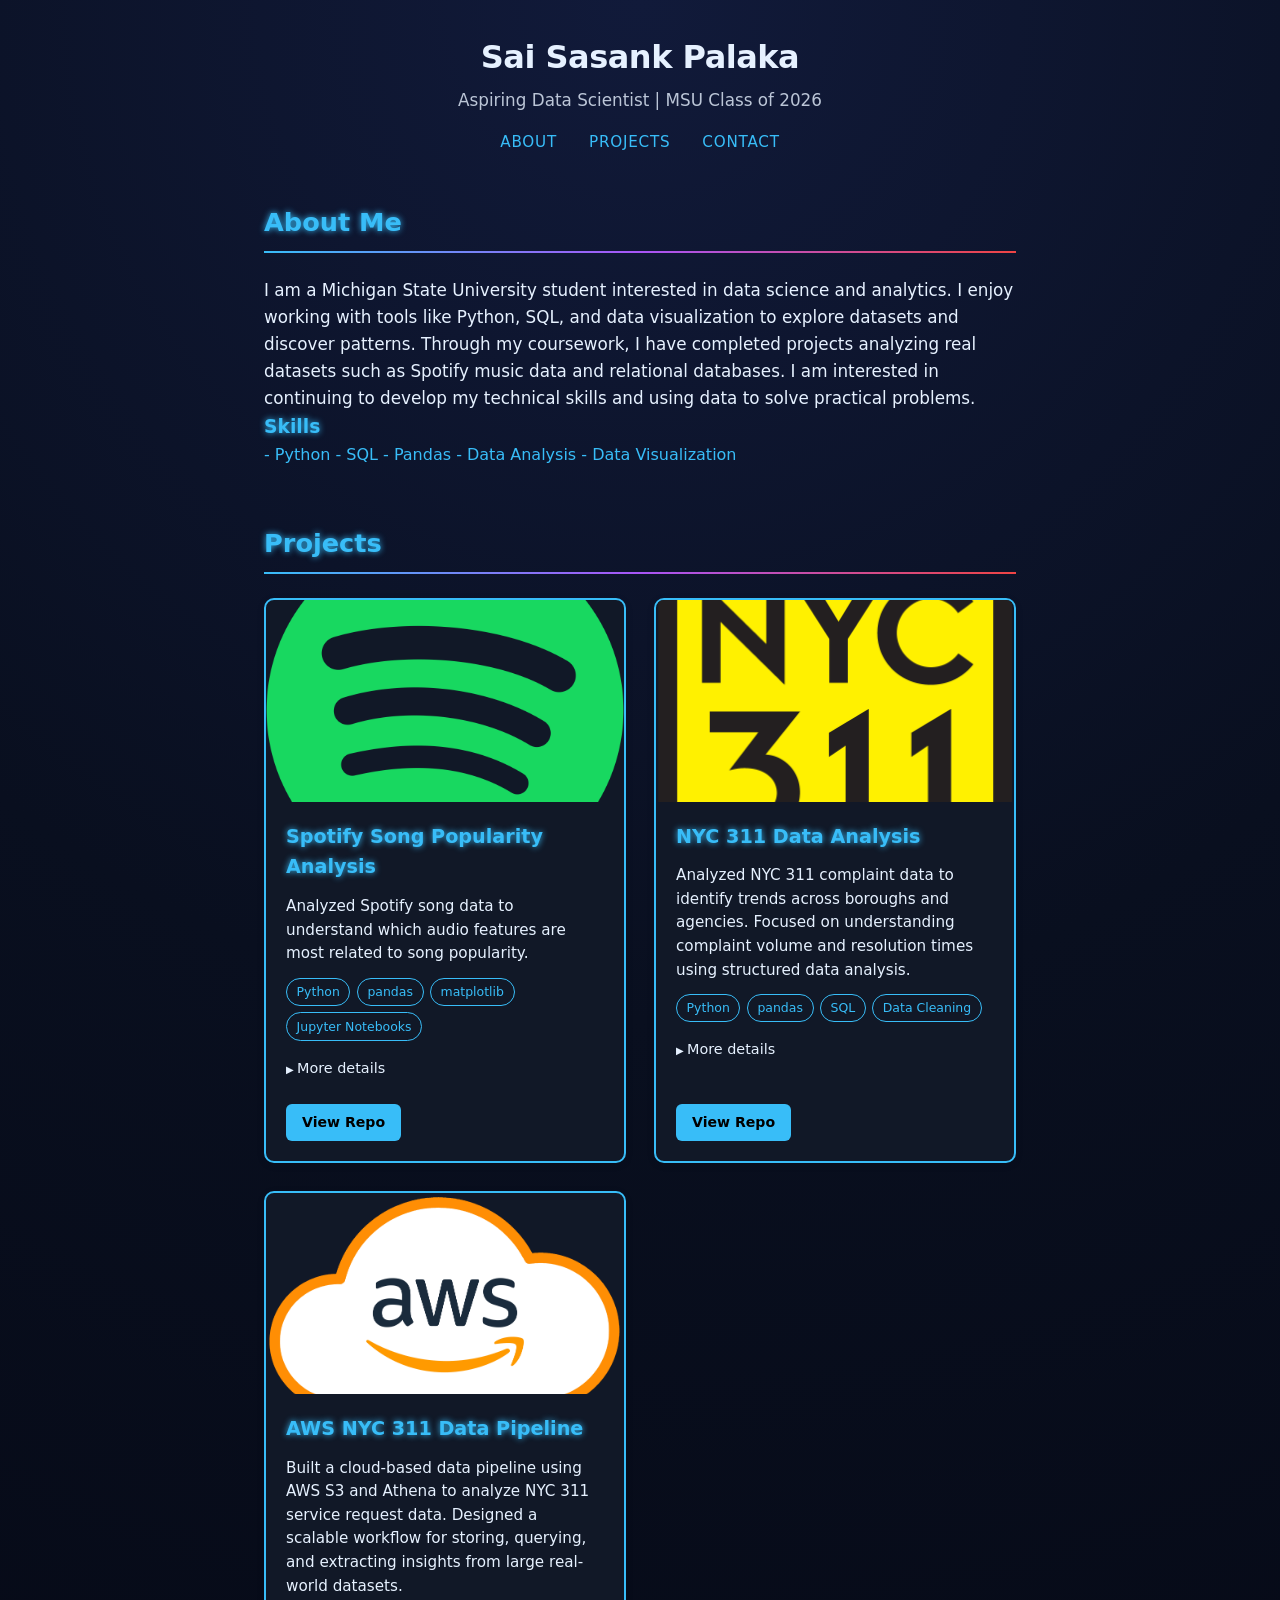
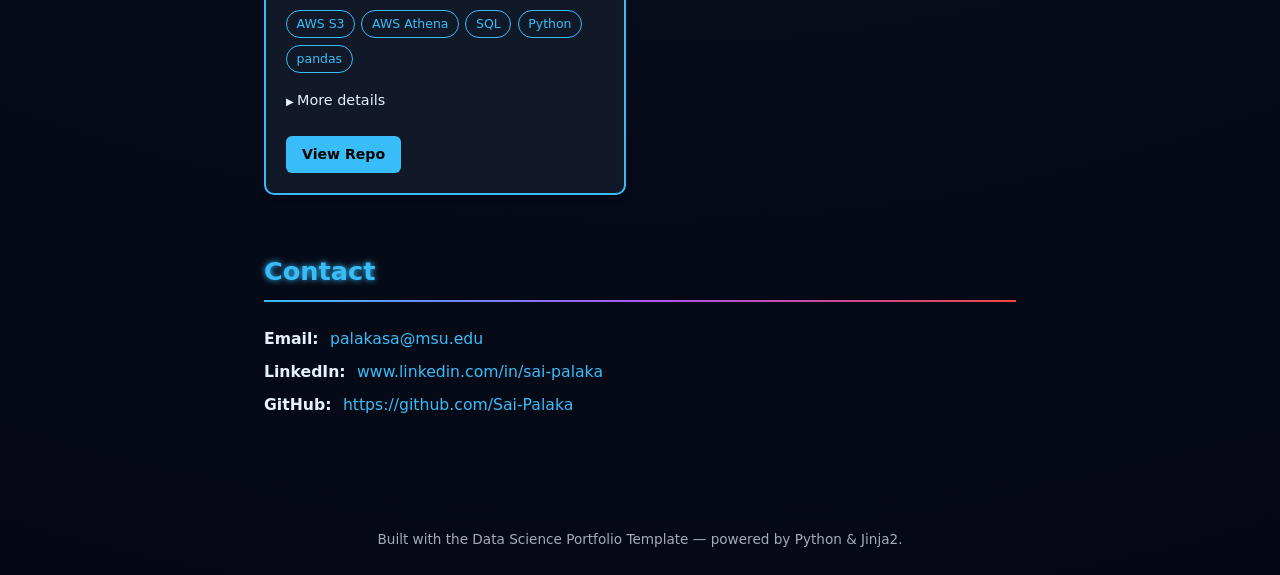
<file: docs/index.html>
<!DOCTYPE html>
<html lang="en">
<head>
  <meta charset="UTF-8" />
  <meta name="viewport" content="width=device-width, initial-scale=1.0" />
  <title>Sai Palaka | Data Science Portfolio</title>

  <!-- Base styles always loaded -->
  <link rel="stylesheet" href="css/base.css" />

  <!-- Theme stylesheet — controlled by `theme` in portfolio_config.yaml -->
  <link rel="stylesheet" href="css/themes/gojo.css" />
</head>
<body>

  <!-- ===== Header ===== -->
  <header class="site-header">
    <div class="header-inner">
      <div class="header-name">Sai Sasank Palaka</div>
      <div class="header-tagline">Aspiring Data Scientist | MSU Class of 2026</div>
    </div>

    <!-- Navigation bar -->
    <nav class="site-nav">
      <a href="#about">About</a>
      <a href="#projects">Projects</a>
      <a href="#contact">Contact</a>
    </nav>
  </header>

  <!-- ===== Main content (filled in by child templates) ===== -->
  <main class="site-main">
    

<!-- ===== About section ===== -->
<section id="about" class="section about-section">
  <h2>About Me</h2>

  <div class="about-text">
    <p>I am a Michigan State University student interested in data science
and analytics. I enjoy working with tools like Python, SQL, and
data visualization to explore datasets and discover patterns.
Through my coursework, I have completed projects analyzing real
datasets such as Spotify music data and relational databases.
I am interested in continuing to develop my technical skills and
using data to solve practical problems.</p>
  </div>

  <h3>Skills</h3>
  <div class="skills-text">
    - Python
- SQL
- Pandas
- Data Analysis
- Data Visualization

  </div>

</section>

<!-- ===== Projects section ===== -->
<section id="projects" class="section projects-section">
  <h2>Projects</h2>

  <div class="project-grid">
    
    <article class="project-card">

      <!-- Project thumbnail image -->
      <div class="project-image-wrapper">
        <img
          src="img/spotify.png"
          alt="Thumbnail for Spotify Song Popularity Analysis"
          class="project-image"
        />
      </div>

      <div class="project-body">
        <h3 class="project-title">Spotify Song Popularity Analysis</h3>

        <!-- Short summary written for a non-expert audience -->
        <p class="project-summary">Analyzed Spotify song data to understand which audio features are most related to song popularity.
</p>

        <!-- Tech stack as pill badges -->
        <div class="tech-stack">
          
          <span class="tech-badge">Python</span>
          
          <span class="tech-badge">pandas</span>
          
          <span class="tech-badge">matplotlib</span>
          
          <span class="tech-badge">Jupyter Notebooks</span>
          
        </div>

        <!-- Collapsible details (problem / approach / results) -->
        <details class="project-details">
          <summary>More details</summary>

          <div class="detail-block">
            <h4>Problem</h4>
            <p>With so many different audio features available for songs, it can be difficult to understand what actually makes a song popular. The goal of this project was to identify which features have the strongest relationship with popularity.
</p>
          </div>

          <div class="detail-block">
            <h4>Approach</h4>
            <p>I analyzed a dataset of Spotify songs using Python and pandas. I explored relationships between features such as energy, danceability, loudness, tempo, and valence using summary statistics and visualizations to identify patterns.
</p>
          </div>

          <div class="detail-block">
            <h4>Results &amp; Impact</h4>
            <p>The analysis showed that energy and danceability had strong positive relationships with popularity, while tempo and loudness had little effect. This helps highlight which characteristics are more important when predicting song success.
</p>
          </div>
        </details>

        <!-- Links to the GitHub repo and notebook -->
        <div class="project-links">
          
          <a href="https://github.com/Sai-Palaka/Spotify-Project-CMSE-202" target="_blank" rel="noopener" class="btn btn-repo">
            View Repo
          </a>
          
          
        </div>
      </div>

    </article>
    
    <article class="project-card">

      <!-- Project thumbnail image -->
      <div class="project-image-wrapper">
        <img
          src="img/nyc_311.png"
          alt="Thumbnail for NYC 311 Data Analysis"
          class="project-image"
        />
      </div>

      <div class="project-body">
        <h3 class="project-title">NYC 311 Data Analysis</h3>

        <!-- Short summary written for a non-expert audience -->
        <p class="project-summary">Analyzed NYC 311 complaint data to identify trends across boroughs and agencies. Focused on understanding complaint volume and resolution times using structured data analysis.
</p>

        <!-- Tech stack as pill badges -->
        <div class="tech-stack">
          
          <span class="tech-badge">Python</span>
          
          <span class="tech-badge">pandas</span>
          
          <span class="tech-badge">SQL</span>
          
          <span class="tech-badge">Data Cleaning</span>
          
        </div>

        <!-- Collapsible details (problem / approach / results) -->
        <details class="project-details">
          <summary>More details</summary>

          <div class="detail-block">
            <h4>Problem</h4>
            <p>NYC 311 generates a large volume of service request data that is difficult to interpret without proper organization. The goal was to analyze patterns in complaints across boroughs and agencies to better understand service demand and efficiency.
</p>
          </div>

          <div class="detail-block">
            <h4>Approach</h4>
            <p>Cleaned and structured raw complaint data, then analyzed it using Python and SQL. Computed metrics such as complaint counts and average resolution times by borough and agency to uncover patterns in service requests.
</p>
          </div>

          <div class="detail-block">
            <h4>Results &amp; Impact</h4>
            <p>Found clear differences in complaint volume and response times across agencies and boroughs. The analysis highlights how data can be used to identify inefficiencies and improve service delivery in large cities.
</p>
          </div>
        </details>

        <!-- Links to the GitHub repo and notebook -->
        <div class="project-links">
          
          <a href="https://github.com/Sai-Palaka/aws-nyc311-palakasa" target="_blank" rel="noopener" class="btn btn-repo">
            View Repo
          </a>
          
          
        </div>
      </div>

    </article>
    
    <article class="project-card">

      <!-- Project thumbnail image -->
      <div class="project-image-wrapper">
        <img
          src="img/aws.png"
          alt="Thumbnail for AWS NYC 311 Data Pipeline"
          class="project-image"
        />
      </div>

      <div class="project-body">
        <h3 class="project-title">AWS NYC 311 Data Pipeline</h3>

        <!-- Short summary written for a non-expert audience -->
        <p class="project-summary">Built a cloud-based data pipeline using AWS S3 and Athena to analyze NYC 311 service request data. Designed a scalable workflow for storing, querying, and extracting insights from large real-world datasets.
</p>

        <!-- Tech stack as pill badges -->
        <div class="tech-stack">
          
          <span class="tech-badge">AWS S3</span>
          
          <span class="tech-badge">AWS Athena</span>
          
          <span class="tech-badge">SQL</span>
          
          <span class="tech-badge">Python</span>
          
          <span class="tech-badge">pandas</span>
          
        </div>

        <!-- Collapsible details (problem / approach / results) -->
        <details class="project-details">
          <summary>More details</summary>

          <div class="detail-block">
            <h4>Problem</h4>
            <p>Large-scale public datasets like NYC 311 are difficult to analyze due to their size and unstructured format. The goal was to create an efficient cloud-based system to store, query, and analyze complaint data across agencies and boroughs.
</p>
          </div>

          <div class="detail-block">
            <h4>Approach</h4>
            <p>Stored raw data in AWS S3 and organized it into structured formats for querying with AWS Athena. Used SQL queries to analyze complaint volume, response times, and patterns across agencies. Designed the workflow to be scalable and easy to extend for future analysis.
</p>
          </div>

          <div class="detail-block">
            <h4>Results &amp; Impact</h4>
            <p>Identified trends in complaint distribution and resolution times across NYC agencies. Demonstrated how cloud-based tools can efficiently handle large datasets and support real-time data analysis workflows.
</p>
          </div>
        </details>

        <!-- Links to the GitHub repo and notebook -->
        <div class="project-links">
          
          <a href="https://github.com/Sai-Palaka/aws-nyc311-palakasa" target="_blank" rel="noopener" class="btn btn-repo">
            View Repo
          </a>
          
          
        </div>
      </div>

    </article>
    
  </div>
</section>

<!-- ===== Contact section ===== -->
<section id="contact" class="section contact-section">
  <h2>Contact</h2>
  <ul class="contact-list">
    
    <li>
      <span class="contact-label">Email:</span>
      <a href="mailto:palakasa@msu.edu">palakasa@msu.edu</a>
    </li>
    
    
    <li>
      <span class="contact-label">LinkedIn:</span>
      <a href="www.linkedin.com/in/sai-palaka" target="_blank" rel="noopener">www.linkedin.com/in/sai-palaka</a>
    </li>
    
    
    <li>
      <span class="contact-label">GitHub:</span>
      <a href="https://github.com/Sai-Palaka" target="_blank" rel="noopener">https://github.com/Sai-Palaka</a>
    </li>
    
  </ul>
</section>


  </main>

  <!-- ===== Footer ===== -->
  <footer class="site-footer">
    <p>Built with the Data Science Portfolio Template &mdash; powered by Python &amp; Jinja2.</p>
  </footer>

</body>
</html>
</file>
<file: docs/css/base.css>
/* ============================================================
   base.css  —  Layout and structure styles shared by all themes.
   Theme-specific colors (backgrounds, text, accents) live in
   static/css/themes/light.css and static/css/themes/dark.css.
   ============================================================ */

/* ----- Reset & box model ----- */
*, *::before, *::after {
  box-sizing: border-box;
  margin: 0;
  padding: 0;
}

body {
  font-family: "Segoe UI", system-ui, -apple-system, sans-serif;
  font-size: 1rem;
  line-height: 1.6;
  min-height: 100vh;
  display: flex;
  flex-direction: column;
}

a {
  text-decoration: none;
}

a:hover {
  text-decoration: underline;
}

img {
  max-width: 100%;
  display: block;
}

/* ----- Site header ----- */
.site-header {
  padding: 2rem 1.5rem 1rem;
  text-align: center;
}

.header-name {
  font-size: 2rem;
  font-weight: 700;
  letter-spacing: -0.5px;
}

.header-tagline {
  font-size: 1.05rem;
  margin-top: 0.25rem;
  opacity: 0.8;
}

/* ----- Navigation ----- */
.site-nav {
  margin-top: 1rem;
  display: flex;
  justify-content: center;
  gap: 2rem;
  font-size: 0.95rem;
  font-weight: 500;
  text-transform: uppercase;
  letter-spacing: 0.05em;
}

/* ----- Main content area ----- */
.site-main {
  flex: 1;
  max-width: 800px;
  width: 100%;
  margin: 0 auto;
  padding: 2rem 1.5rem;
}

/* ----- Generic section spacing ----- */
.section {
  margin-bottom: 3.5rem;
}

.section h2 {
  font-size: 1.6rem;
  font-weight: 700;
  margin-bottom: 1rem;
  padding-bottom: 0.4rem;
  border-bottom: 2px solid;
}

/* ----- About section ----- */
.about-text {
  font-size: 1.05rem;
}

.about-text p + p {
  margin-top: 1rem;
}

/* ----- Project grid ----- */
.project-grid {
  display: grid;
  grid-template-columns: repeat(auto-fill, minmax(340px, 1fr));
  gap: 1.75rem;
}

/* ----- Project card ----- */
.project-card {
  border-radius: 10px;
  overflow: hidden;
  display: flex;
  flex-direction: column;
  box-shadow: 0 2px 8px rgba(0, 0, 0, 0.08);
  transition: box-shadow 0.2s ease;
}

.project-card:hover {
  box-shadow: 0 4px 16px rgba(0, 0, 0, 0.14);
}

.project-image-wrapper {
  width: 100%;
  aspect-ratio: 16 / 9;
  overflow: hidden;
}

.project-image {
  width: 100%;
  height: 100%;
  object-fit: cover;
}

.project-body {
  padding: 1.25rem;
  display: flex;
  flex-direction: column;
  gap: 0.75rem;
  flex: 1;
}

.project-title {
  font-size: 1.2rem;
  font-weight: 600;
}

.project-summary {
  font-size: 0.95rem;
  line-height: 1.55;
}

/* ----- Tech stack badges ----- */
.tech-stack {
  display: flex;
  flex-wrap: wrap;
  gap: 0.4rem;
}

.tech-badge {
  font-size: 0.78rem;
  font-weight: 500;
  padding: 0.2rem 0.6rem;
  border-radius: 999px;
}

/* ----- Collapsible project details ----- */
.project-details {
  font-size: 0.9rem;
}

.project-details summary {
  cursor: pointer;
  font-weight: 500;
  padding: 0.25rem 0;
  list-style: none;
}

.project-details summary::-webkit-details-marker {
  display: none;
}

.project-details summary::before {
  content: "▶  ";
  font-size: 0.7em;
}

details[open] summary::before {
  content: "▼  ";
}

.detail-block {
  margin-top: 0.75rem;
}

.detail-block h4 {
  font-size: 0.85rem;
  text-transform: uppercase;
  letter-spacing: 0.06em;
  margin-bottom: 0.25rem;
  font-weight: 600;
}

/* ----- Project link buttons ----- */
.project-links {
  display: flex;
  gap: 0.75rem;
  margin-top: auto;
  padding-top: 0.5rem;
}

.btn {
  display: inline-block;
  padding: 0.45rem 1rem;
  border-radius: 6px;
  font-size: 0.88rem;
  font-weight: 600;
  transition: opacity 0.15s ease;
}

.btn:hover {
  opacity: 0.85;
  text-decoration: none;
}

/* ----- Contact section ----- */
.contact-list {
  list-style: none;
  display: flex;
  flex-direction: column;
  gap: 0.5rem;
  font-size: 0.98rem;
}

.contact-label {
  font-weight: 600;
  margin-right: 0.4rem;
}

/* ----- Footer ----- */
.site-footer {
  text-align: center;
  padding: 1.5rem;
  font-size: 0.85rem;
  opacity: 0.7;
}

/* ----- Responsive tweaks ----- */
@media (max-width: 500px) {
  .project-grid {
    grid-template-columns: 1fr;
  }
  .header-name {
    font-size: 1.5rem;
  }
}
</file>
<file: docs/css/themes/gojo.css>
html {
  scroll-behavior: smooth;
}

:root {
  --bg-color: #0b1120;
  --text-color: #e6f1ff;

  --blue-energy: #38bdf8;
  --red-energy: #ef4444;
  --purple-energy: #a855f7;

  --card-bg: #111827;
}

/* Background */
body {
  background-color: var(--bg-color);
  color: var(--text-color);
}

/* ===== HEADINGS → BLUE (not purple) ===== */
h1, h2, h3 {
  color: var(--blue-energy);
  text-shadow: 0 0 6px var(--blue-energy);
}

/* ===== SECTION DIVIDERS → PURPLE ===== */
.section h2 {
  border-bottom: 2px solid var(--purple-energy);
}

/* ===== PROJECT CARDS ===== */
.project-card {
  background-color: var(--card-bg);
  border: 2px solid var(--blue-energy);
  transition: all 0.3s ease;
}

/* Hover = Hollow Purple energy */
.project-card:hover {
  border-color: var(--purple-energy);
  box-shadow: 0 0 20px var(--purple-energy);
}

/* ===== BUTTONS ===== */
.btn {
  background-color: var(--blue-energy);
  color: black;
  transition: 0.3s;
}

/* Red shows up on interaction */
.btn:hover {
  background-color: var(--red-energy);
  color: white;
}

/* ===== TECH BADGES ===== */
.tech-badge {
  background-color: transparent;
  border: 1px solid var(--blue-energy);
  color: var(--blue-energy);
}

/* Hover → Purple */
.tech-badge:hover {
  background-color: var(--purple-energy);
  color: white;
}

/* ===== SKILLS TEXT ACCENT ===== */
.skills-text {
  color: var(--blue-energy);
}

/* ===== SUBTLE RED ACCENT (very important balance) ===== */
a {
  color: var(--blue-energy);
}

a:hover {
  color: var(--red-energy);
}

.project-card {
  transition: transform 0.3s ease, box-shadow 0.3s ease;
}

.project-card:hover {
  transform: translateY(-8px);
  box-shadow: 0 10px 25px rgba(168, 85, 247, 0.4);
}

@keyframes glowPulse {
  0% { box-shadow: 0 0 5px #38bdf8; }
  50% { box-shadow: 0 0 15px #a855f7; }
  100% { box-shadow: 0 0 5px #38bdf8; }
}

.project-card {
  animation: glowPulse 3s infinite;
}

body {
  background: radial-gradient(circle at top, #111a3a 0%, #090f1f 45%, #050814 100%);
}

.section h2 {
  border-bottom: none;
  padding-bottom: 8px;
  position: relative;
}

.section h2::after {
  content: "";
  display: block;
  width: 100%;
  height: 2px;
  margin-top: 8px;
  background: linear-gradient(90deg, var(--blue-energy), var(--purple-energy), var(--red-energy));
}

.section h2 {
  border-bottom: none;
  padding-bottom: 8px;
  position: relative;
}

.section h2::after {
  content: "";
  display: block;
  width: 100%;
  height: 2px;
  margin-top: 8px;
  background: linear-gradient(90deg, var(--blue-energy), var(--purple-energy), var(--red-energy));
}

.project-image {
  width: 100%;
  height: 220px;
  object-fit: cover;
  display: block;
}

.project-card {
  position: relative;
}

.project-card::before {
  content: "";
  position: absolute;
  inset: -2px;
  z-index: -1;
  filter: blur(16px);
  opacity: 0.25;
  background: linear-gradient(135deg, var(--blue-energy), var(--purple-energy), var(--red-energy));
}
</file>
